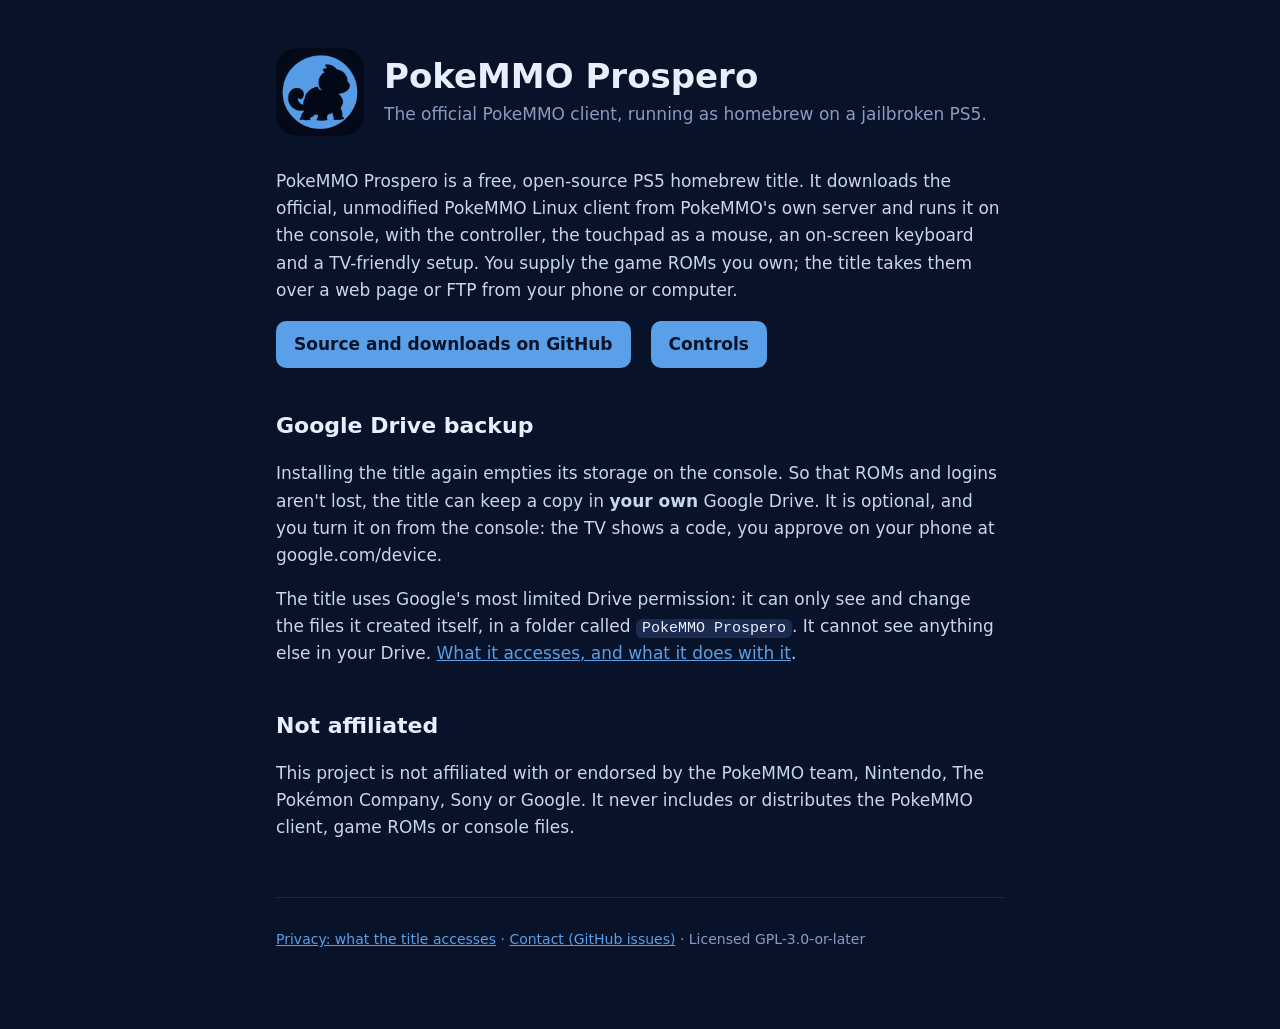
<file: site/index.html>
<!doctype html>
<html lang="en">
<head>
<meta charset="utf-8">
<meta name="viewport" content="width=device-width, initial-scale=1">
<title>PokeMMO Prospero</title>
<meta name="description" content="PokeMMO Prospero runs the official PokeMMO client as homebrew on a jailbroken PS5, with optional backup to the player's own Google Drive.">
<!-- google-site-verification: Search Console's meta tag goes here -->
<link rel="icon" href="favicon.png">
<link rel="stylesheet" href="style.css">
</head>
<body>
<main>
  <header>
    <img src="icon.png" alt="PokeMMO Prospero icon">
    <div>
      <h1>PokeMMO Prospero</h1>
      <p class="tagline">The official PokeMMO client, running as homebrew on a jailbroken PS5.</p>
    </div>
  </header>

  <p>PokeMMO Prospero is a free, open-source PS5 homebrew title. It downloads the official, unmodified PokeMMO Linux client
  from PokeMMO's own server and runs it on the console, with the controller, the touchpad as a mouse, an on-screen keyboard
  and a TV-friendly setup. You supply the game ROMs you own; the title takes them over a web page or FTP from your phone or
  computer.</p>

  <nav>
    <a class="button" href="https://github.com/Shabbypenguin/PokeMMO-Prospero">Source and downloads on GitHub</a>
    <a class="button" href="controls.html">Controls</a>
  </nav>

  <h2>Google Drive backup</h2>
  <p>Installing the title again empties its storage on the console. So that ROMs and logins aren't lost, the title can
  keep a copy in <strong>your own</strong> Google Drive. It is optional, and you turn it on from the console: the TV shows a
  code, you approve on your phone at google.com/device.</p>
  <p>The title uses Google's most limited Drive permission: it can only see and change the files it created itself, in a
  folder called <code>PokeMMO Prospero</code>. It cannot see anything else in your Drive.
  <a href="privacy.html">What it accesses, and what it does with it</a>.</p>

  <h2>Not affiliated</h2>
  <p>This project is not affiliated with or endorsed by the PokeMMO team, Nintendo, The Pokémon Company, Sony or Google.
  It never includes or distributes the PokeMMO client, game ROMs or console files.</p>

  <footer>
    <p><a href="privacy.html">Privacy: what the title accesses</a> · <a href="https://github.com/Shabbypenguin/PokeMMO-Prospero/issues">Contact (GitHub issues)</a> ·
    Licensed GPL-3.0-or-later</p>
  </footer>
</main>
</body>
</html>
</file>
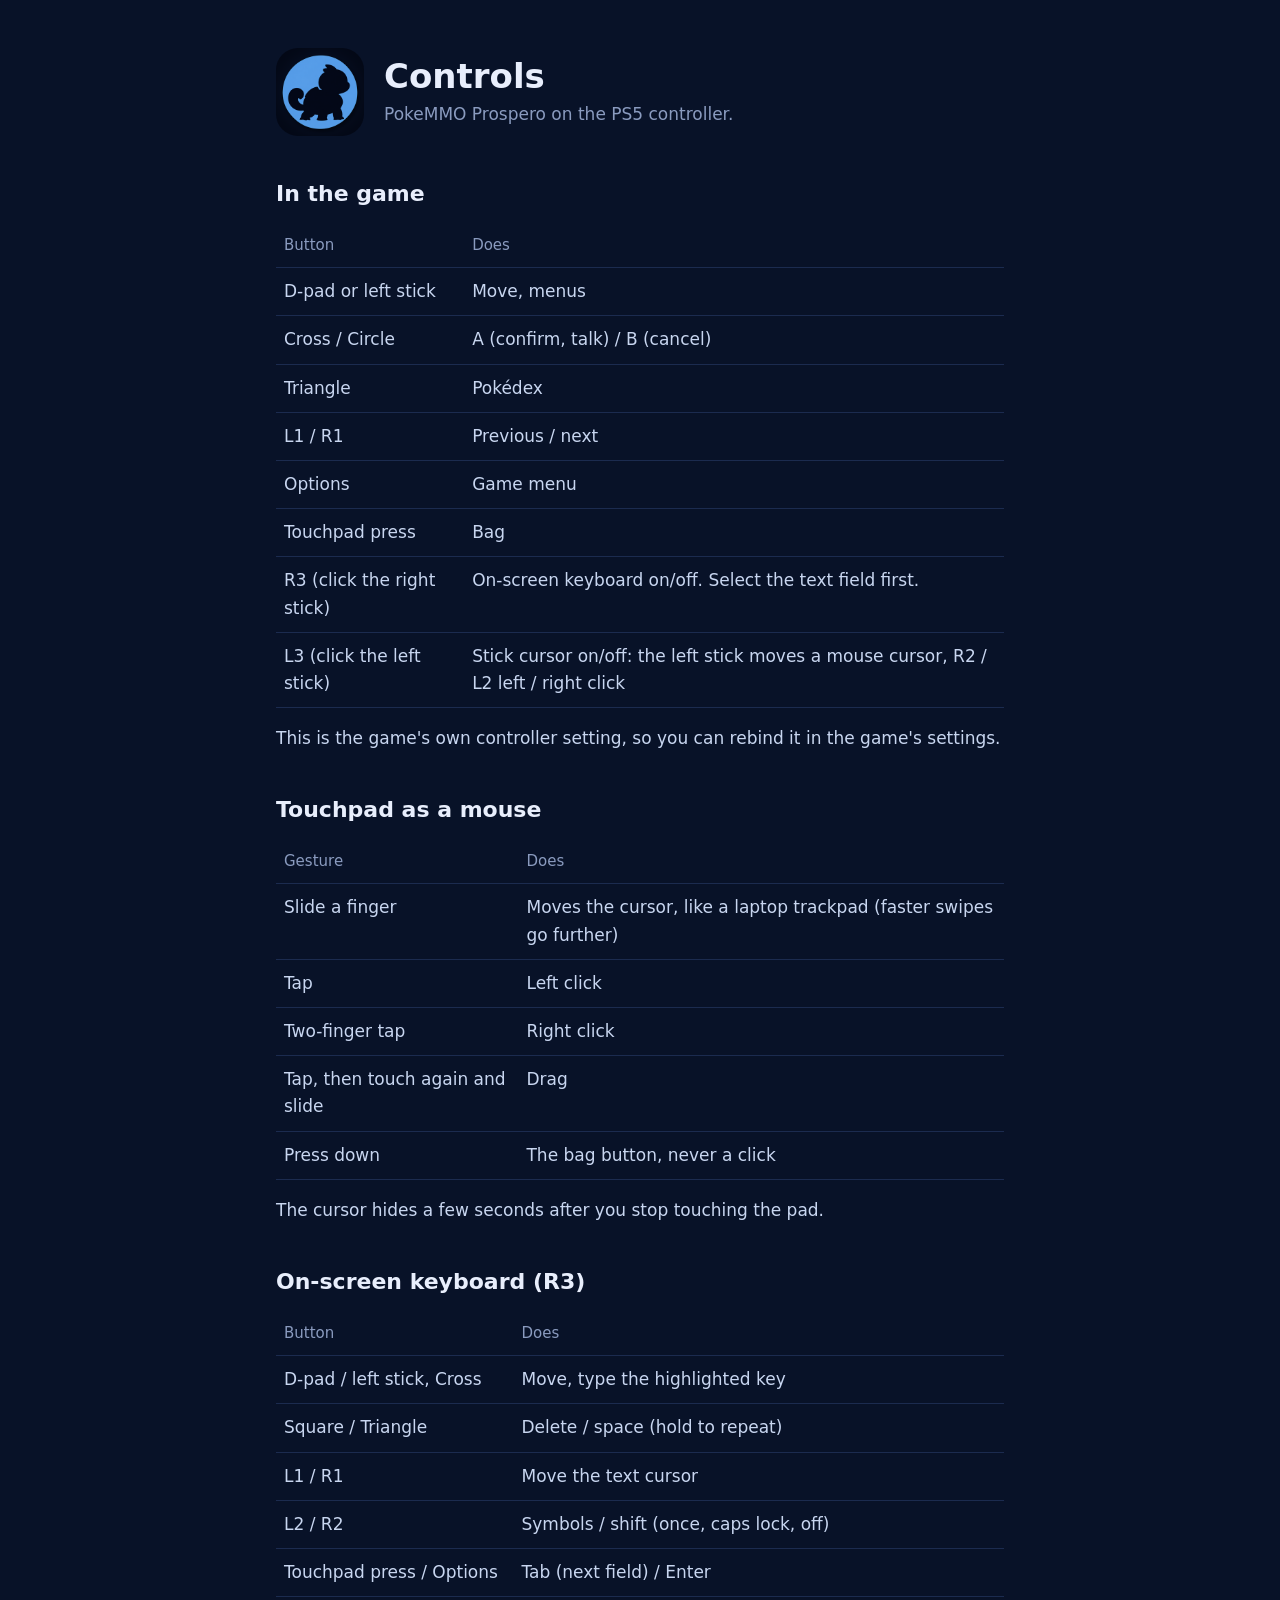
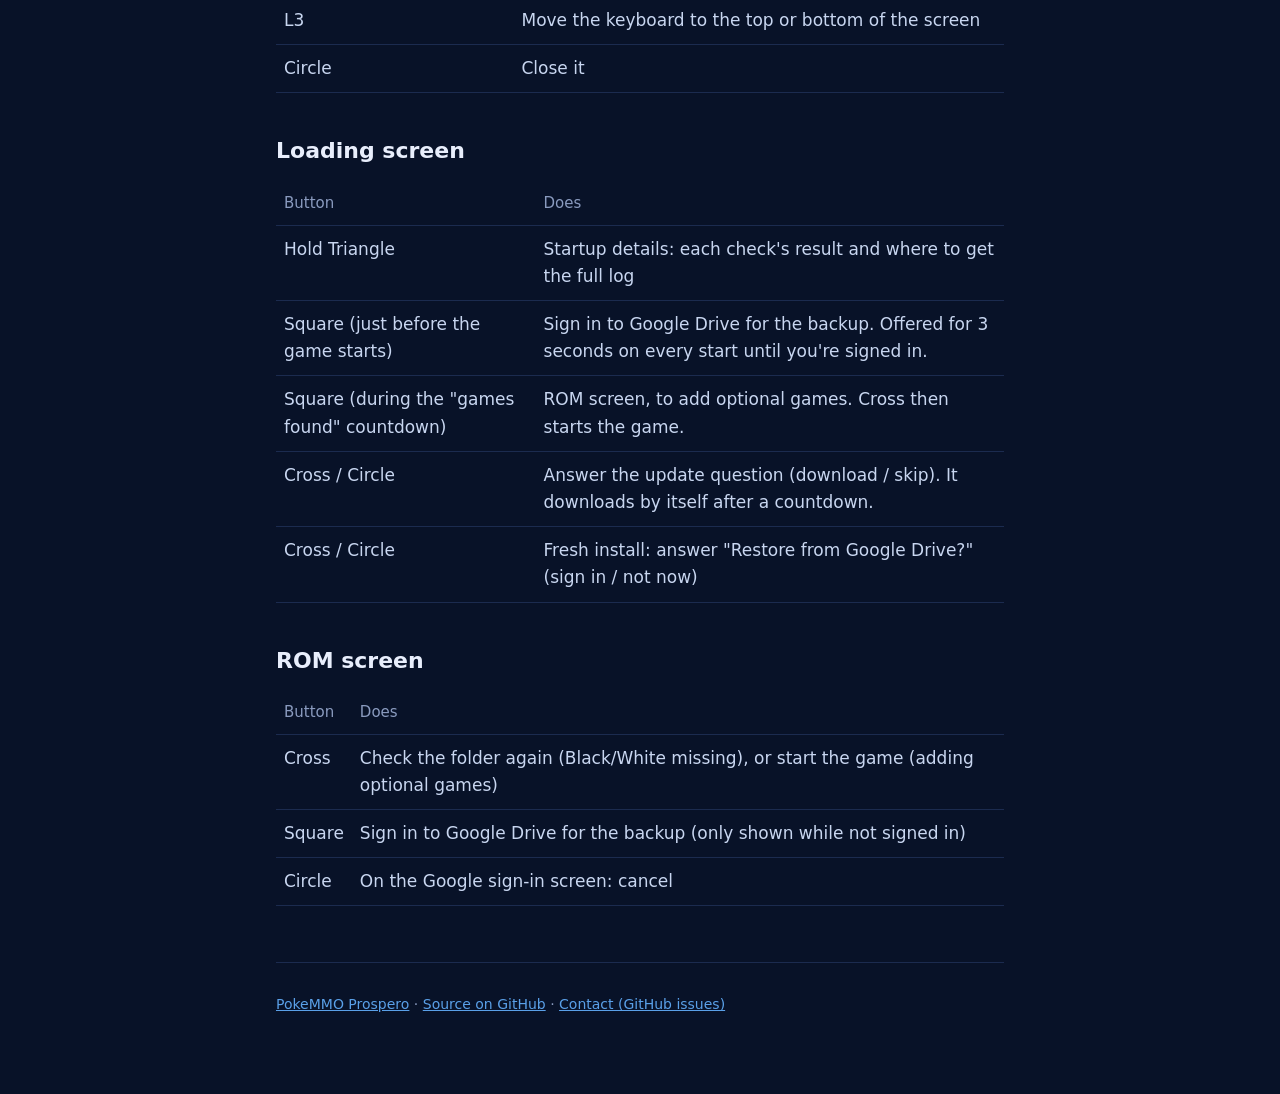
<file: site/controls.html>
<!doctype html>
<html lang="en">
<head>
<meta charset="utf-8">
<meta name="viewport" content="width=device-width, initial-scale=1">
<title>PokeMMO Prospero controls</title>
<meta name="description" content="Every PS5 controller control in PokeMMO Prospero: the game, the touchpad as a mouse, the on-screen keyboard and the loading screen.">
<link rel="icon" href="favicon.png">
<link rel="stylesheet" href="style.css">
</head>
<body>
<main>
  <header>
    <img src="icon.png" alt="PokeMMO Prospero icon">
    <div>
      <h1>Controls</h1>
      <p class="tagline">PokeMMO Prospero on the PS5 controller.</p>
    </div>
  </header>

  <h2>In the game</h2>
  <table>
    <tr><th>Button</th><th>Does</th></tr>
    <tr><td>D-pad or left stick</td><td>Move, menus</td></tr>
    <tr><td>Cross / Circle</td><td>A (confirm, talk) / B (cancel)</td></tr>
    <tr><td>Triangle</td><td>Pokédex</td></tr>
    <tr><td>L1 / R1</td><td>Previous / next</td></tr>
    <tr><td>Options</td><td>Game menu</td></tr>
    <tr><td>Touchpad press</td><td>Bag</td></tr>
    <tr><td>R3 (click the right stick)</td><td>On-screen keyboard on/off. Select the text field first.</td></tr>
    <tr><td>L3 (click the left stick)</td><td>Stick cursor on/off: the left stick moves a mouse cursor, R2 / L2 left / right click</td></tr>
  </table>
  <p>This is the game's own controller setting, so you can rebind it in the game's settings.</p>

  <h2>Touchpad as a mouse</h2>
  <table>
    <tr><th>Gesture</th><th>Does</th></tr>
    <tr><td>Slide a finger</td><td>Moves the cursor, like a laptop trackpad (faster swipes go further)</td></tr>
    <tr><td>Tap</td><td>Left click</td></tr>
    <tr><td>Two-finger tap</td><td>Right click</td></tr>
    <tr><td>Tap, then touch again and slide</td><td>Drag</td></tr>
    <tr><td>Press down</td><td>The bag button, never a click</td></tr>
  </table>
  <p>The cursor hides a few seconds after you stop touching the pad.</p>

  <h2>On-screen keyboard (R3)</h2>
  <table>
    <tr><th>Button</th><th>Does</th></tr>
    <tr><td>D-pad / left stick, Cross</td><td>Move, type the highlighted key</td></tr>
    <tr><td>Square / Triangle</td><td>Delete / space (hold to repeat)</td></tr>
    <tr><td>L1 / R1</td><td>Move the text cursor</td></tr>
    <tr><td>L2 / R2</td><td>Symbols / shift (once, caps lock, off)</td></tr>
    <tr><td>Touchpad press / Options</td><td>Tab (next field) / Enter</td></tr>
    <tr><td>L3</td><td>Move the keyboard to the top or bottom of the screen</td></tr>
    <tr><td>Circle</td><td>Close it</td></tr>
  </table>

  <h2>Loading screen</h2>
  <table>
    <tr><th>Button</th><th>Does</th></tr>
    <tr><td>Hold Triangle</td><td>Startup details: each check's result and where to get the full log</td></tr>
    <tr><td>Square (just before the game starts)</td><td>Sign in to Google Drive for the backup. Offered for 3 seconds on every start until you're signed in.</td></tr>
    <tr><td>Square (during the "games found" countdown)</td><td>ROM screen, to add optional games. Cross then starts the game.</td></tr>
    <tr><td>Cross / Circle</td><td>Answer the update question (download / skip). It downloads by itself after a countdown.</td></tr>
    <tr><td>Cross / Circle</td><td>Fresh install: answer "Restore from Google Drive?" (sign in / not now)</td></tr>
  </table>

  <h2>ROM screen</h2>
  <table>
    <tr><th>Button</th><th>Does</th></tr>
    <tr><td>Cross</td><td>Check the folder again (Black/White missing), or start the game (adding optional games)</td></tr>
    <tr><td>Square</td><td>Sign in to Google Drive for the backup (only shown while not signed in)</td></tr>
    <tr><td>Circle</td><td>On the Google sign-in screen: cancel</td></tr>
  </table>

  <footer>
    <p><a href="index.html">PokeMMO Prospero</a> · <a href="https://github.com/Shabbypenguin/PokeMMO-Prospero">Source on GitHub</a> ·
    <a href="https://github.com/Shabbypenguin/PokeMMO-Prospero/issues">Contact (GitHub issues)</a></p>
  </footer>
</main>
</body>
</html>
</file>
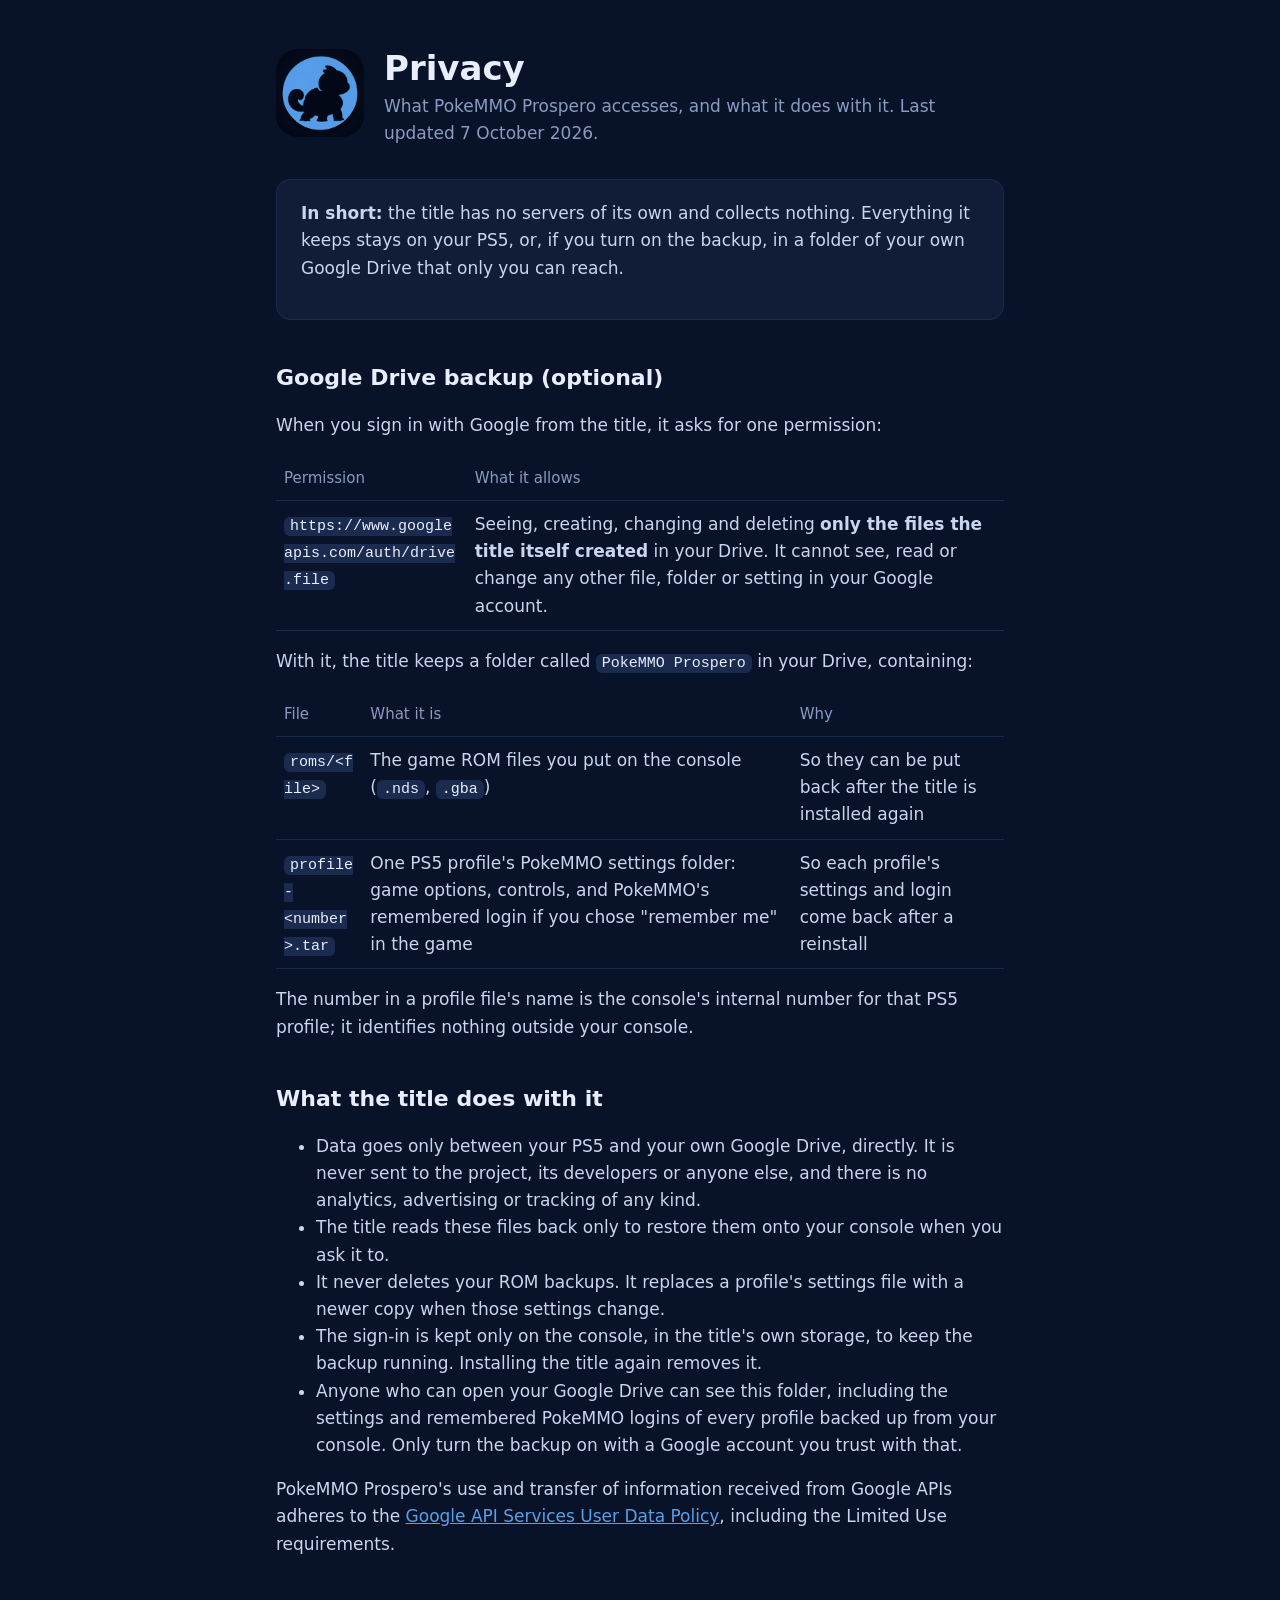
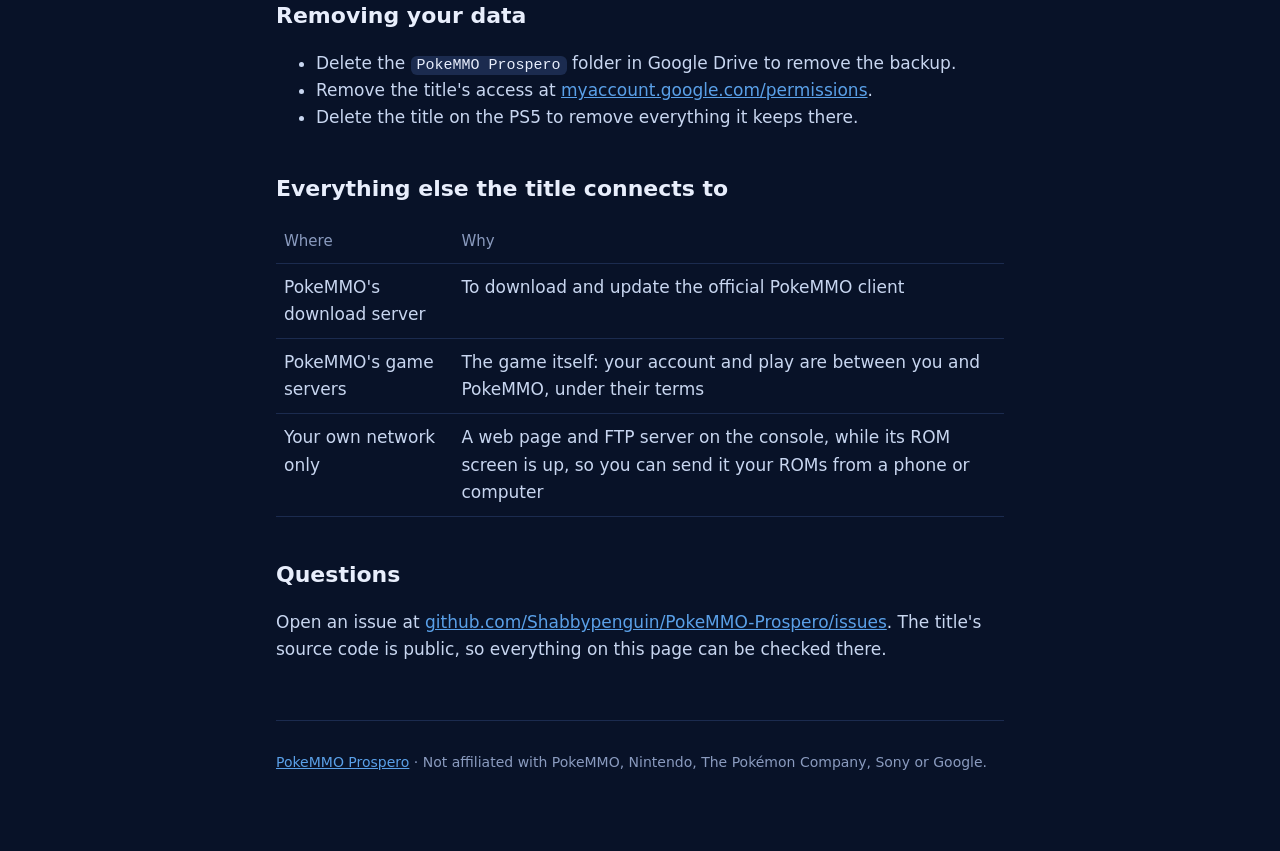
<file: site/privacy.html>
<!doctype html>
<html lang="en">
<head>
<meta charset="utf-8">
<meta name="viewport" content="width=device-width, initial-scale=1">
<title>Privacy: what PokeMMO Prospero accesses</title>
<meta name="description" content="What the PokeMMO Prospero PS5 title accesses, including its optional Google Drive backup, and what it does with it.">
<link rel="icon" href="favicon.png">
<link rel="stylesheet" href="style.css">
</head>
<body>
<main>
  <header>
    <a href="index.html"><img src="icon.png" alt="PokeMMO Prospero icon"></a>
    <div>
      <h1>Privacy</h1>
      <p class="tagline">What PokeMMO Prospero accesses, and what it does with it. Last updated 7 October 2026.</p>
    </div>
  </header>

  <div class="panel">
    <p><strong>In short:</strong> the title has no servers of its own and collects nothing. Everything it keeps stays on
    your PS5, or, if you turn on the backup, in a folder of your own Google Drive that only you can reach.</p>
  </div>

  <h2>Google Drive backup (optional)</h2>
  <p>When you sign in with Google from the title, it asks for one permission:</p>
  <table>
    <tr><th>Permission</th><th>What it allows</th></tr>
    <tr><td><code>https://www.googleapis.com/auth/drive.file</code></td>
        <td>Seeing, creating, changing and deleting <strong>only the files the title itself created</strong> in your Drive.
        It cannot see, read or change any other file, folder or setting in your Google account.</td></tr>
  </table>

  <p>With it, the title keeps a folder called <code>PokeMMO Prospero</code> in your Drive, containing:</p>
  <table>
    <tr><th>File</th><th>What it is</th><th>Why</th></tr>
    <tr><td><code>roms/&lt;file&gt;</code></td><td>The game ROM files you put on the console (<code>.nds</code>, <code>.gba</code>)</td>
        <td>So they can be put back after the title is installed again</td></tr>
    <tr><td><code>profile-&lt;number&gt;.tar</code></td><td>One PS5 profile's PokeMMO settings folder: game options, controls, and
        PokeMMO's remembered login if you chose "remember me" in the game</td>
        <td>So each profile's settings and login come back after a reinstall</td></tr>
  </table>
  <p>The number in a profile file's name is the console's internal number for that PS5 profile; it identifies nothing
  outside your console.</p>

  <h2>What the title does with it</h2>
  <ul>
    <li>Data goes only between your PS5 and your own Google Drive, directly. It is never sent to the project, its developers
    or anyone else, and there is no analytics, advertising or tracking of any kind.</li>
    <li>The title reads these files back only to restore them onto your console when you ask it to.</li>
    <li>It never deletes your ROM backups. It replaces a profile's settings file with a newer copy when those settings
    change.</li>
    <li>The sign-in is kept only on the console, in the title's own storage, to keep the backup running. Installing the
    title again removes it.</li>
    <li>Anyone who can open your Google Drive can see this folder, including the settings and remembered PokeMMO logins of
    every profile backed up from your console. Only turn the backup on with a Google account you trust with that.</li>
  </ul>
  <p>PokeMMO Prospero's use and transfer of information received from Google APIs adheres to the
  <a href="https://developers.google.com/terms/api-services-user-data-policy">Google API Services User Data Policy</a>,
  including the Limited Use requirements.</p>

  <h2>Removing your data</h2>
  <ul>
    <li>Delete the <code>PokeMMO Prospero</code> folder in Google Drive to remove the backup.</li>
    <li>Remove the title's access at <a href="https://myaccount.google.com/permissions">myaccount.google.com/permissions</a>.</li>
    <li>Delete the title on the PS5 to remove everything it keeps there.</li>
  </ul>

  <h2>Everything else the title connects to</h2>
  <table>
    <tr><th>Where</th><th>Why</th></tr>
    <tr><td>PokeMMO's download server</td><td>To download and update the official PokeMMO client</td></tr>
    <tr><td>PokeMMO's game servers</td><td>The game itself: your account and play are between you and PokeMMO, under their terms</td></tr>
    <tr><td>Your own network only</td><td>A web page and FTP server on the console, while its ROM screen is up, so you can send it
        your ROMs from a phone or computer</td></tr>
  </table>

  <h2>Questions</h2>
  <p>Open an issue at <a href="https://github.com/Shabbypenguin/PokeMMO-Prospero/issues">github.com/Shabbypenguin/PokeMMO-Prospero/issues</a>.
  The title's source code is public, so everything on this page can be checked there.</p>

  <footer>
    <p><a href="index.html">PokeMMO Prospero</a> · Not affiliated with PokeMMO, Nintendo, The Pokémon Company, Sony or Google.</p>
  </footer>
</main>
</body>
</html>
</file>
<file: site/style.css>
/* PokeMMO Prospero project site (GitHub Pages). The title's own colours: night blue and its accent. */
:root {
  --bg: #081228;
  --panel: #111d36;
  --line: #1b2b4f;
  --text: #e8eefc;
  --soft: #c8d6f0;
  --dim: #8a9bbf;
  --accent: #5aa0e8;
  --ok: #7ee08a;
}
* { box-sizing: border-box; }
html { background: var(--bg); }
body {
  margin: 0;
  color: var(--text);
  background: var(--bg);
  font: 17px/1.6 system-ui, -apple-system, "Segoe UI", Roboto, sans-serif;
}
main { max-width: 760px; margin: 0 auto; padding: 48px 16px 64px; }
header { display: flex; align-items: center; gap: 20px; margin-bottom: 32px; }
header img { width: 88px; height: 88px; border-radius: 22px; }
h1 { font-size: 34px; line-height: 1.2; margin: 0; font-weight: 600; }
.tagline { color: var(--dim); margin: 4px 0 0; }
h2 { font-size: 22px; margin: 40px 0 8px; font-weight: 600; }
p, li { color: var(--soft); }
a { color: var(--accent); }
.panel { background: var(--panel); border: 1px solid var(--line); border-radius: 14px; padding: 20px 24px; margin: 20px 0; }
.panel p:first-child, .panel h2:first-child { margin-top: 0; }
table { width: 100%; border-collapse: collapse; margin: 12px 0; }
th, td { text-align: left; padding: 10px 8px; border-bottom: 1px solid var(--line); vertical-align: top; }
th { color: var(--dim); font-weight: 500; font-size: 15px; }
td { color: var(--soft); }
code { font: 15px ui-monospace, SFMono-Regular, Menlo, monospace; color: var(--text); background: var(--line); padding: 1px 6px; border-radius: 6px; overflow-wrap: anywhere; }
nav { display: flex; flex-wrap: wrap; gap: 8px 20px; margin-top: 8px; }
.button { display: inline-block; background: var(--accent); color: var(--bg); text-decoration: none; font-weight: 600; padding: 10px 18px; border-radius: 10px; }
.yes { color: var(--ok); }
footer { margin-top: 56px; color: var(--dim); font-size: 14px; border-top: 1px solid var(--line); padding-top: 16px; }
footer p { color: var(--dim); }
@media (max-width: 560px) {
  header { gap: 14px; }
  header img { width: 64px; height: 64px; border-radius: 16px; }
  h1 { font-size: 27px; }
  /* tables stack: each row a small card, its first cell the heading */
  table, tbody, tr, td { display: block; width: 100%; }
  tr:first-child { display: none; }
  tr { border-bottom: 1px solid var(--line); padding: 10px 0; }
  td { border: 0; padding: 2px 0; }
  td:first-child { color: var(--text); font-weight: 600; }
}
</file>
